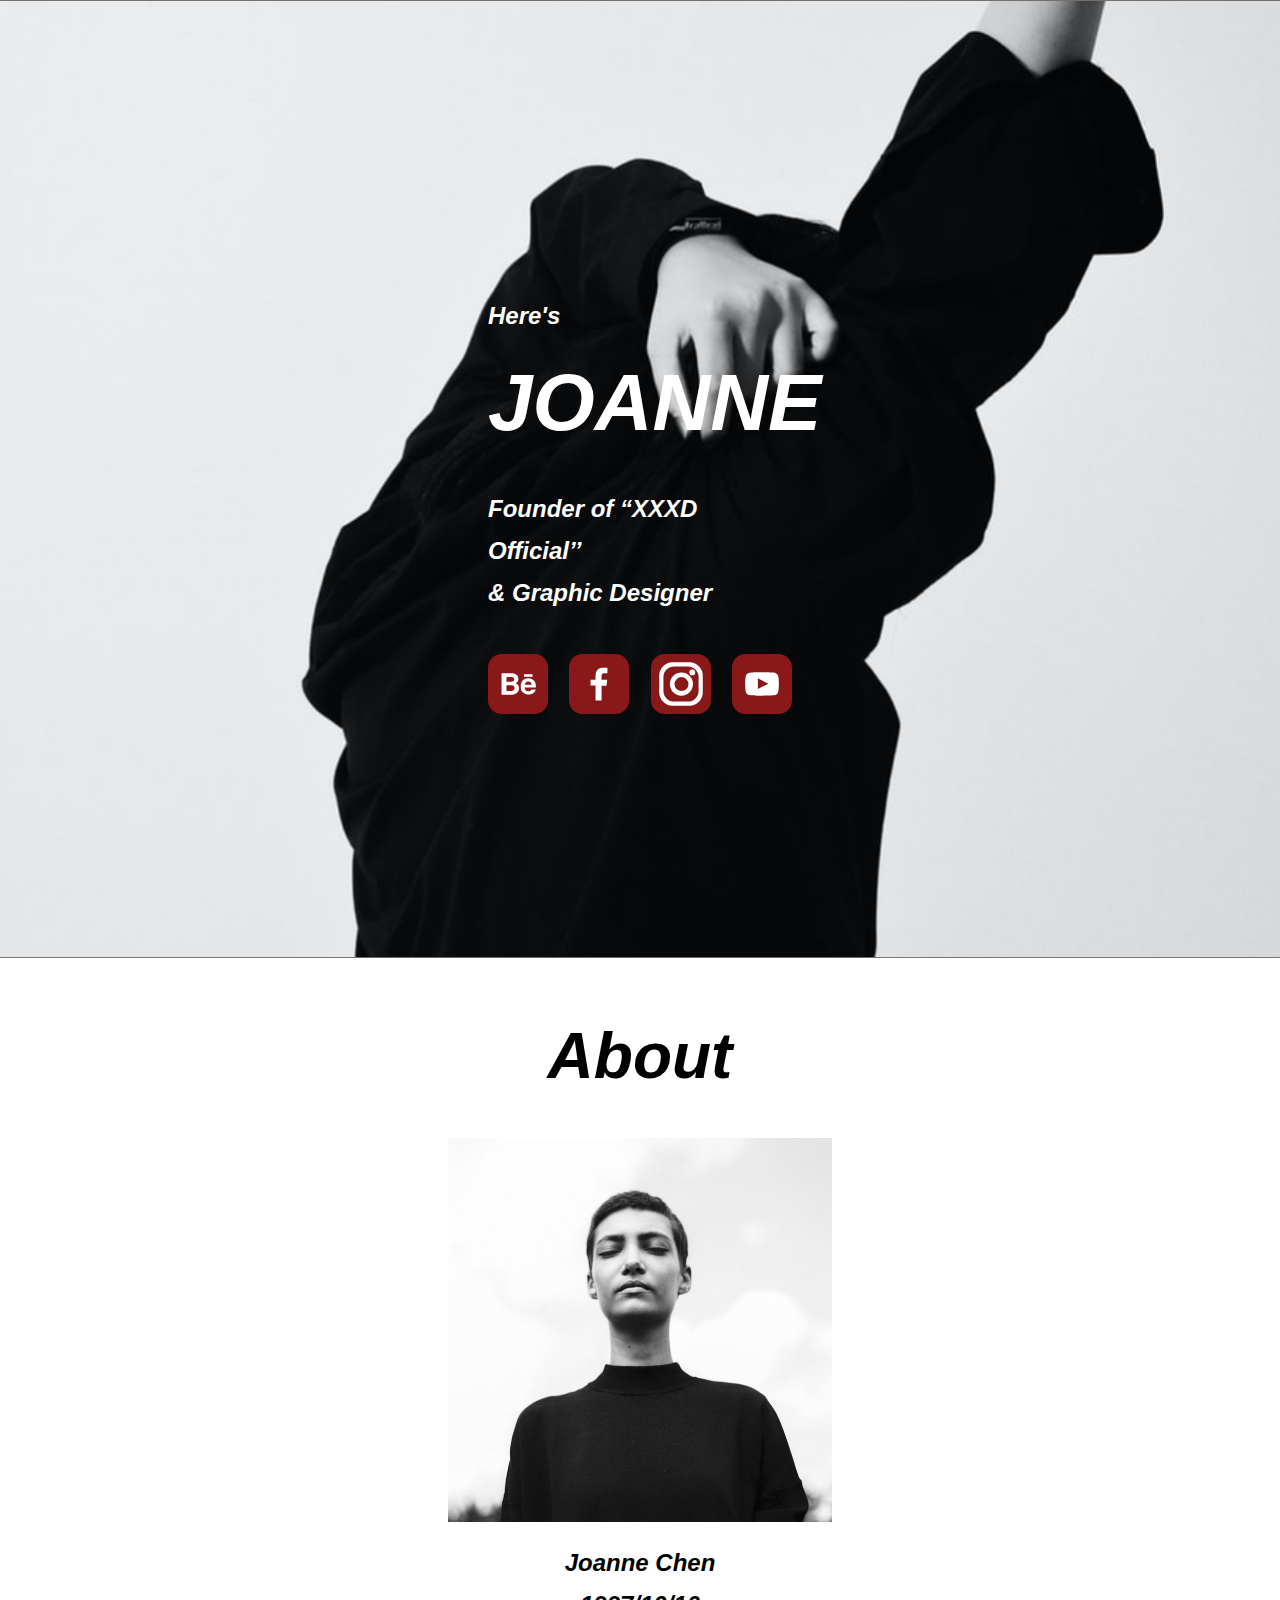
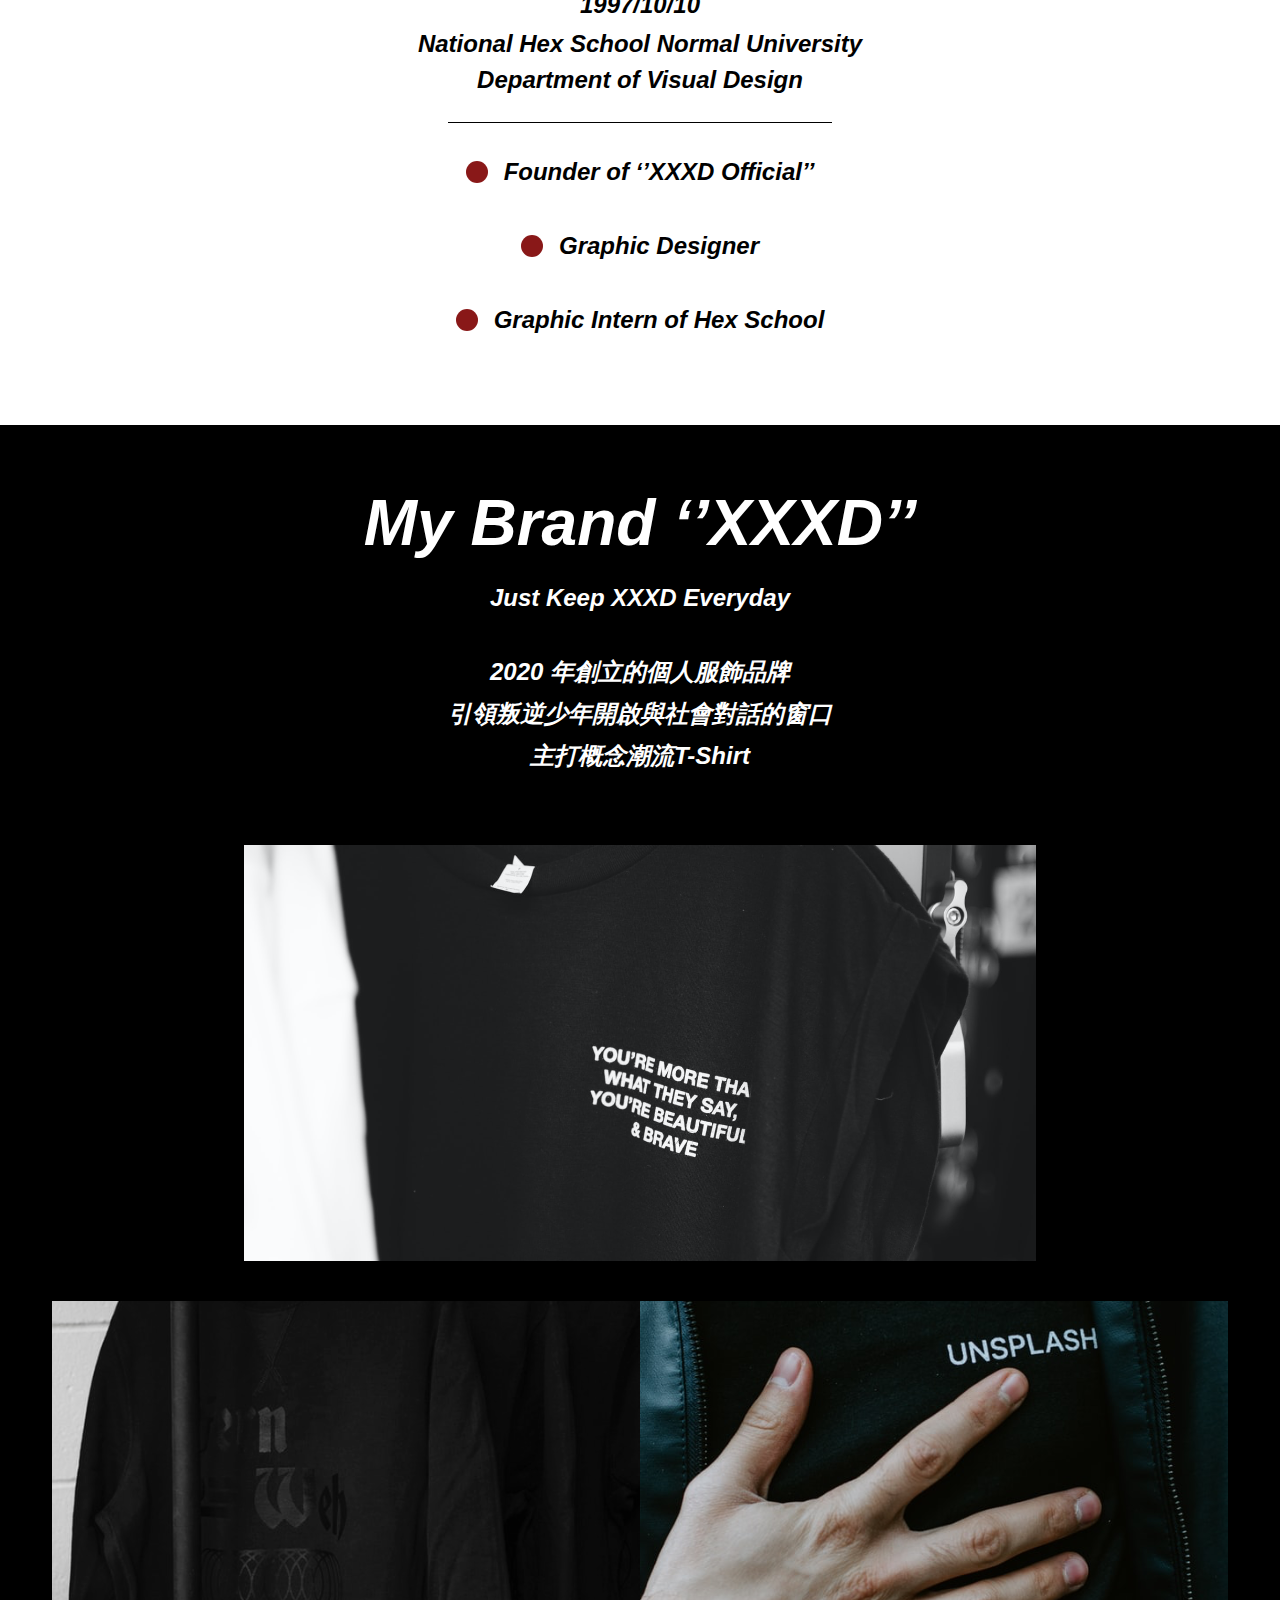
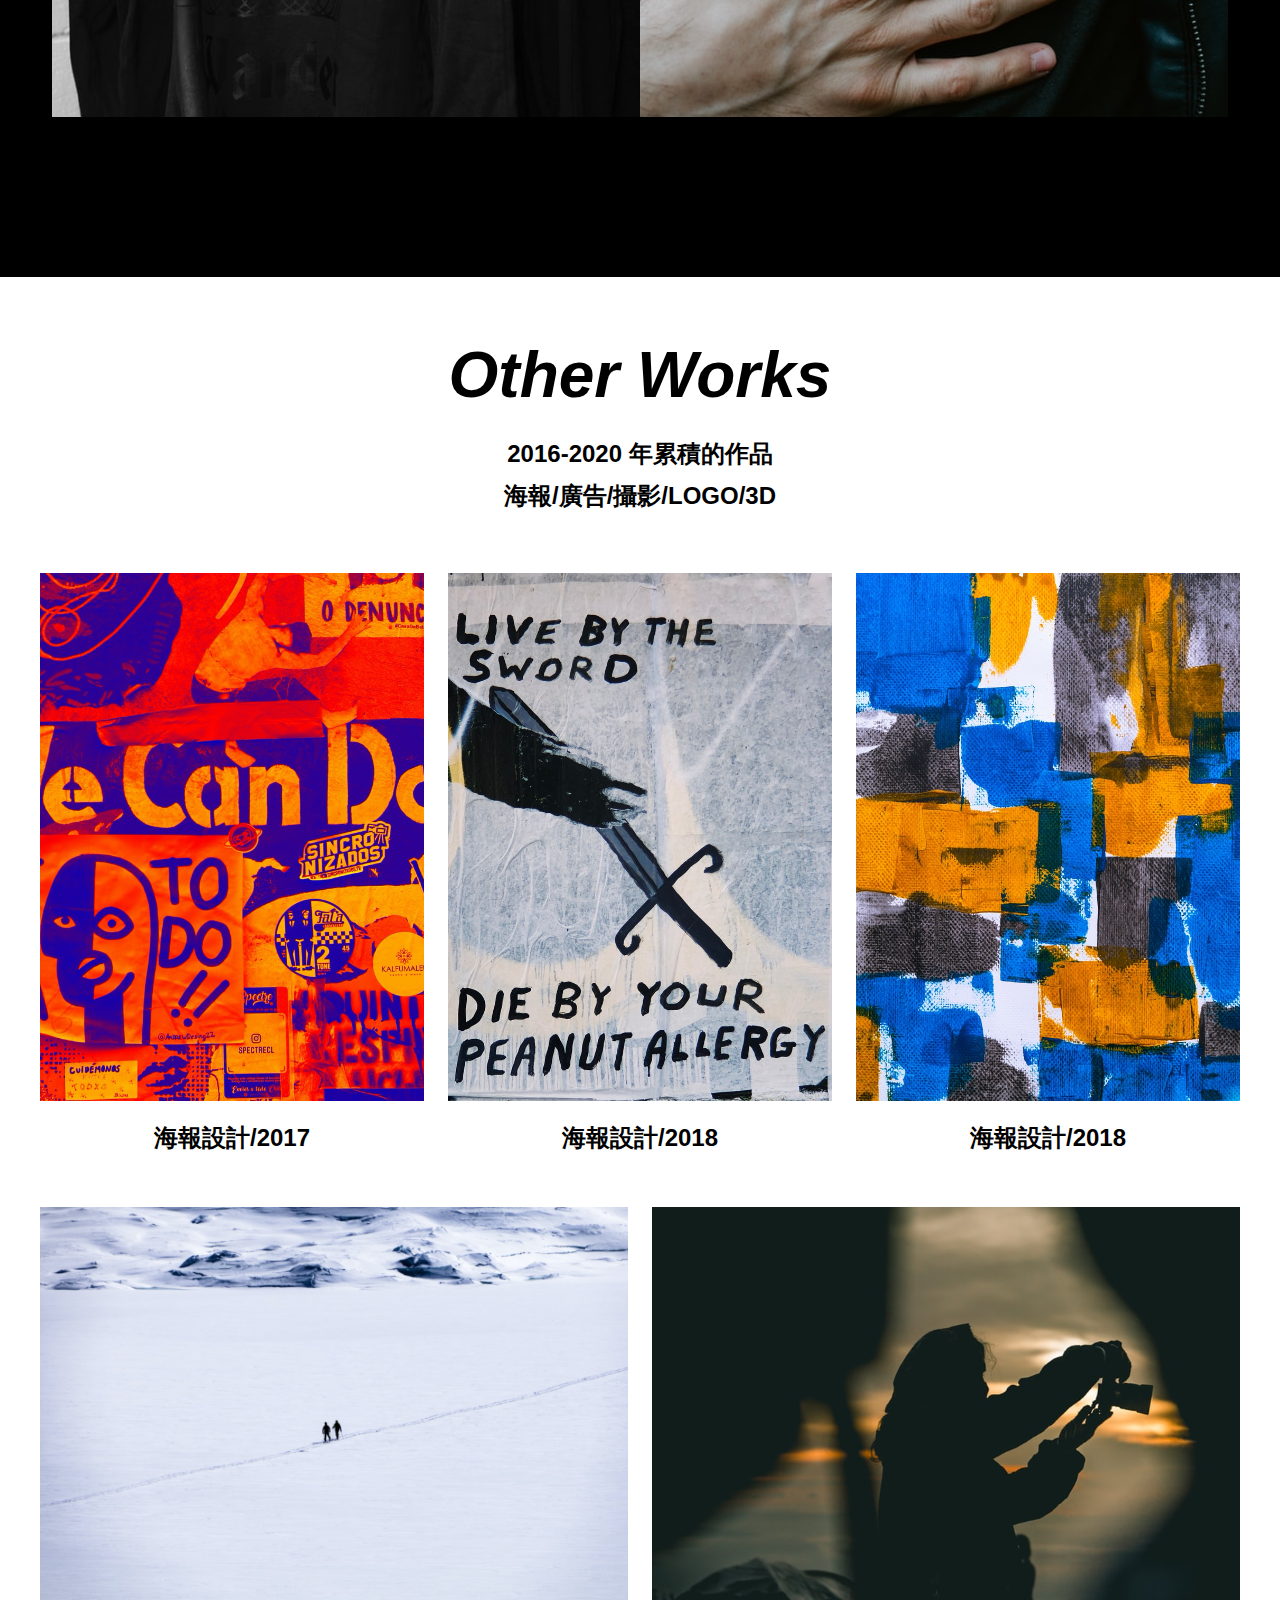
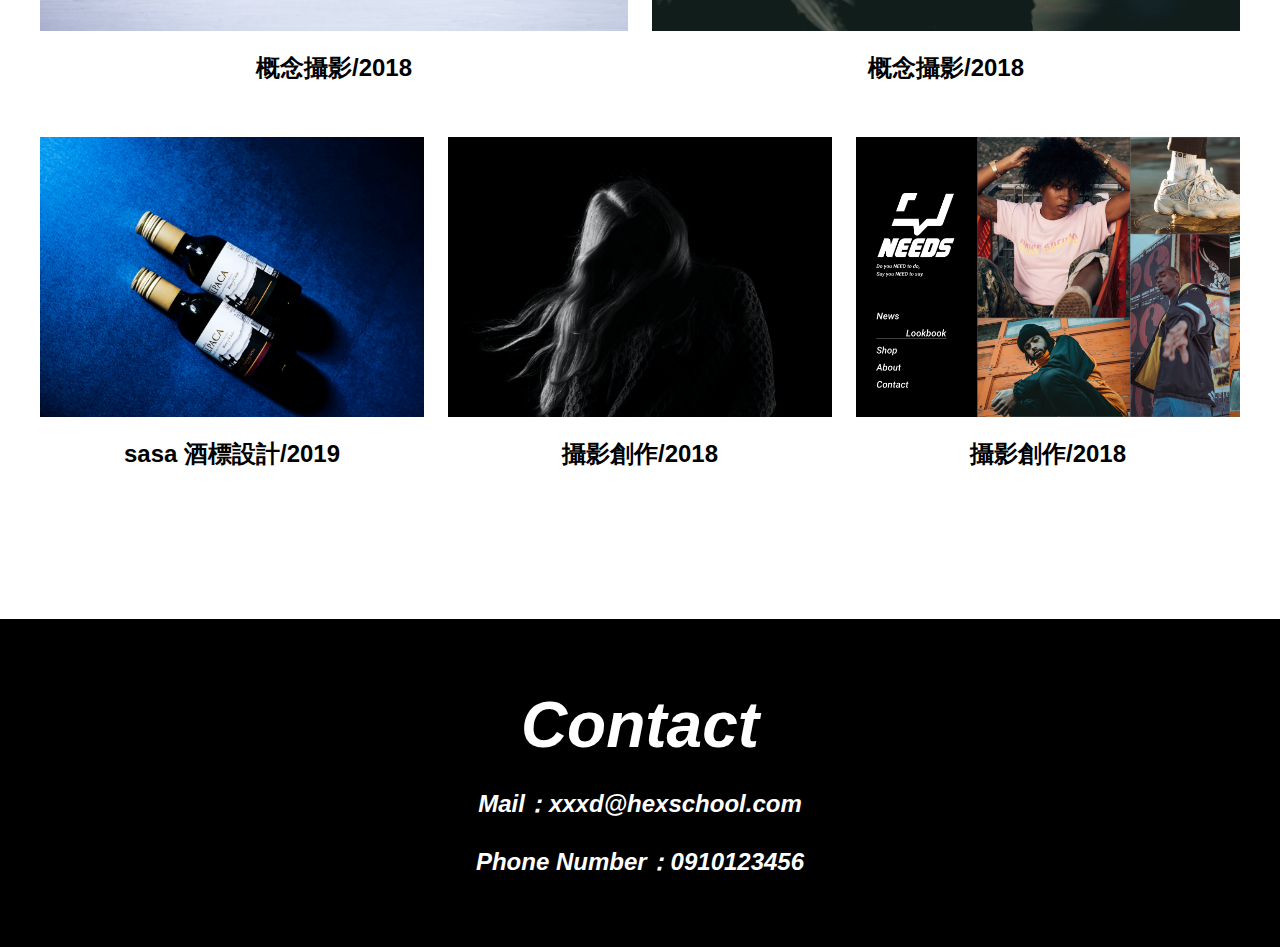
<file: index.html>
<!DOCTYPE html>
<html lang="en">

<head>
  <meta charset="UTF-8">
  <meta name="viewport" content="width=device-width, initial-scale=1.0">
  <meta http-equiv="X-UA-Compatible" content="ie=edge">
  <title>個人網站</title>
  <link rel="stylesheet" href="./assets/style/all.css">
  <!-- icon -->
  <link rel="stylesheet" href="https://cdnjs.cloudflare.com/ajax/libs/font-awesome/5.15.3/css/all.min.css">
</head>

<body>
  

  
<div class="header font-italic">
  <div class="container">
    <div class="headerContent">
    <h1 class="fz-2 mb-4"><span>Here's<br></span>JOANNE</h1>
    <p class="mb-5">Founder of “XXXD Official’’ <br>& Graphic Designer</p>
    <ul class="socialMedia">
      <li>
        <a href="#">
          <img src="./assets/images/behance.svg" alt="behance logo">
        </a>
      </li>
      <li><a href="#">
        <img src="./assets/images/facebook.svg" alt="behance logo">
      </a></li>
      <li><a href="#">
        <img src="./assets/images/instagram.svg" alt="behance logo">
      </a></li>
      <li><a href="#">
        <img src="./assets/images/youtube.svg" alt="behance logo">
      </a></li>
    </ul>
    </div>
  </div>
</div>
<div class="container about font-italic">
  <h2 class="fz-1 mb-5">About</h2>
  <img src="./assets/images/photo.png" alt="">
  <ul>
    <li>Joanne Chen</li>
    <li>1997/10/10</li>
    <li class="school pb-1">National Hex School Normal University<br> Department of Visual Design</li>
  </ul>
  <ul class="aboutInformation">
    <li class="mb-4">
      <span></span>
      <p>Founder of ‘’XXXD Official’’</p>
    </li>
    <li class="mb-4">
      <span></span>
      <p>Graphic Designer</p>
    </li>
    <li>
      <span></span>
      <p>Graphic Intern of Hex School</p>
    </li>
  </ul>
</div>
<div class="brand font-italic">
  <div class="container">
    <h2 class="fz-1 font-italic">
      My Brand ‘’XXXD’’
    </h2>
    <h3 class="mb-4 font-italic">Just Keep XXXD Everyday</h3>
    <p class="brand-content">2020 年創立的個人服飾品牌 <br> 引領叛逆少年開啟與社會對話的窗口  <br> 主打概念潮流T-Shirt</p>
    <ul class="brand-img">
      <li class="mb-5"><img src="./assets/images/brand_img1.png" alt="品牌圖片1"></li>
      <li class="mb-5"><img src="./assets/images/brand_img2.png" alt="品牌圖片2"></li>
      <li class="mb-5"><img src="./assets/images/brand_img3.png" alt="品牌圖片3"></li>
    </ul>
  </div>
</div>
<div class="works">
  <div class="container">
    <h2 class="fz-1 font-italic mb-2">Other Works</h2>
    <p class="mb-7">2016-2020 年累積的作品 <br> 海報/廣告/攝影/LOGO/3D</p>
    <ul class="works-img">
      <li class="mb-6">
        <img src="./assets/images/work_img1.png" alt="工作照片1" class="mb-2">
        <h3>海報設計/2017</h3>
      </li>
      <li class="mb-6">
        <img src="./assets/images/work_img2.png" alt="工作照片2" class="mb-2">
        <h3>海報設計/2018</h3>
      </li>
      <li class="mb-6">
        <img src="./assets/images/work_img3.png" alt="工作照片3" class="mb-2">
        <h3>海報設計/2018</h3>
      </li>
      <li class="mb-6">
        <img src="./assets/images/work_img4.png" alt="工作照片4" class="mb-2">
        <h3>概念攝影/2018</h3>
      </li>
      <li class="mb-6">
        <img src="./assets/images/work_img5.png" alt="工作照片5" class="mb-2">
        <h3>概念攝影/2018</h3>
      </li>
      <li class="mb-6">
        <img src="./assets/images/work_img6.png" alt="工作照片6" class="mb-2">
        <h3>sasa 酒標設計/2019</h3>
      </li>
      <li class="mb-6">
        <img src="./assets/images/work_img7.png" alt="工作照片7" class="mb-2">
        <h3>攝影創作/2018</h3>
      </li>
      <li class="mb-6">
        <img src="./assets/images/work_img8.png" alt="工作照片8" class="mb-2">
        <h3>攝影創作/2018</h3>
      </li>
    </ul>
  </div>
</div>
<div class="footer">
  <div class="container">
    <h2 class="fz-1 mb-2">Contact</h2>
    <ul class="contact">
      <li class="mb-2">
        <a href="mailto:xxxd@hexschool.com"><p>Mail：xxxd@hexschool.com</p></a>
      </li>
      <li>
        <a href="tel:+886-910123456"><p>Phone Number：0910123456</p></a>
      </li>
    </ul>
  </div>
</div>

  
</body>

</html>
</file>
<file: assets/style/all.css>
@charset "UTF-8";
/* CSS reset */
html, body, div, span, applet, object, iframe,
h1, h2, h3, h4, h5, h6, p, blockquote, pre,
a, abbr, acronym, address, big, cite, code,
del, dfn, em, img, ins, kbd, q, s, samp,
small, strike, strong, sub, sup, tt, var,
b, u, i, center,
dl, dt, dd, ol, ul, li,
fieldset, form, label, legend,
table, caption, tbody, tfoot, thead, tr, th, td,
article, aside, canvas, details, embed,
figure, figcaption, footer, header, hgroup,
menu, nav, output, ruby, section, summary,
time, mark, audio, video {
  margin: 0;
  padding: 0;
  border: 0;
  font-size: 100%;
  font: inherit;
  vertical-align: baseline; }

/* HTML5 display-role reset for older browsers */
article, aside, details, figcaption, figure,
footer, header, hgroup, menu, nav, section {
  display: block; }

body {
  line-height: 1; }

ol, ul {
  list-style: none; }

blockquote, q {
  quotes: none; }

blockquote:before, blockquote:after,
q:before, q:after {
  content: '';
  content: none; }

table {
  border-collapse: collapse;
  border-spacing: 0; }

body {
  font-family: -apple-system, BlinkMacSystemFont, "Segoe UI", "Microsoft JhengHei", Roboto, Ubunto, "Helvetica Neue", Arial, sans-serif;
  /* 通用字體 */
  font-size: 24px;
  line-height: 1.75;
  font-weight: bold; }

img {
  vertical-align: middle; }

.fz-1 {
  font-size: 64px;
  line-height: 84px; }

.fz-2 {
  font-size: 80px;
  line-height: 106px; }

.font-italic {
  font-style: italic; }

.font-bold {
  font-weight: bold; }

.mb-1 {
  margin-bottom: 8px; }

.mb-2 {
  margin-bottom: 16px; }

.mb-3 {
  margin-bottom: 24px; }

.mb-4 {
  margin-bottom: 32px; }

.mb-5 {
  margin-bottom: 40px; }

.mb-6 {
  margin-bottom: 48px; }

.mb-7 {
  margin-bottom: 56px; }

.pb-1 {
  padding-bottom: 24px; }

.container {
  width: 1200px;
  margin: 0 auto; }

.header {
  height: 958px;
  color: #fff;
  background-image: url(../images/banner.png);
  background-size: cover;
  background-position: center;
  display: -webkit-box;
  display: -ms-flexbox;
  display: flex;
  -webkit-box-align: center;
      -ms-flex-align: center;
          align-items: center; }
  .header h1 span {
    font-size: 24px;
    line-height: 1.75; }
  .header .headerContent {
    max-width: 304px;
    margin: 0 auto; }
  .header .socialMedia {
    display: -webkit-box;
    display: -ms-flexbox;
    display: flex;
    -webkit-box-pack: justify;
        -ms-flex-pack: justify;
            justify-content: space-between; }
    .header .socialMedia img:hover {
      -webkit-transform: scale(1.2, 1.2);
          -ms-transform: scale(1.2, 1.2);
              transform: scale(1.2, 1.2); }

.about {
  padding: 56px 0px;
  text-align: center;
  margin: 0 auto; }
  .about img {
    margin-bottom: 20px; }
  .about .school {
    line-height: 36px; }
  .about .aboutInformation {
    width: 384px;
    border-top: 1px solid #000;
    padding: 28px 0;
    margin: 28px;
    display: -webkit-box;
    display: -ms-flexbox;
    display: flex;
    -webkit-box-orient: vertical;
    -webkit-box-direction: normal;
        -ms-flex-direction: column;
            flex-direction: column;
    -webkit-box-align: center;
        -ms-flex-align: center;
            align-items: center;
    margin: 0 auto; }
    .about .aboutInformation li {
      display: -webkit-box;
      display: -ms-flexbox;
      display: flex;
      -webkit-box-align: center;
          -ms-flex-align: center;
              align-items: center; }
      .about .aboutInformation li span {
        border-radius: 50%;
        margin-right: 16px;
        background-color: #891818;
        width: 22px;
        height: 22px; }

.brand {
  padding: 56px 0px 120px 0px;
  background-color: #000;
  color: #fff;
  text-align: center; }
  .brand h2 {
    margin-bottom: 12px; }
  .brand .brand-content {
    margin-bottom: 68px; }
  .brand .brand-img {
    display: -webkit-box;
    display: -ms-flexbox;
    display: flex;
    -ms-flex-wrap: wrap;
        flex-wrap: wrap;
    -webkit-box-pack: center;
        -ms-flex-pack: center;
            justify-content: center; }

.works {
  padding: 56px 0 96px 0;
  text-align: center; }
  .works .works-img {
    display: -webkit-box;
    display: -ms-flexbox;
    display: flex;
    -ms-flex-wrap: wrap;
        flex-wrap: wrap;
    -webkit-box-pack: justify;
        -ms-flex-pack: justify;
            justify-content: space-between; }

.footer {
  background: #000;
  color: #fff;
  padding: 64px 0;
  text-align: center;
  font-style: italic; }
  .footer a {
    text-decoration: none;
    color: #fff; }
    .footer a :hover {
      text-decoration: underline; }

/*# sourceMappingURL=all.css.map */
</file>
